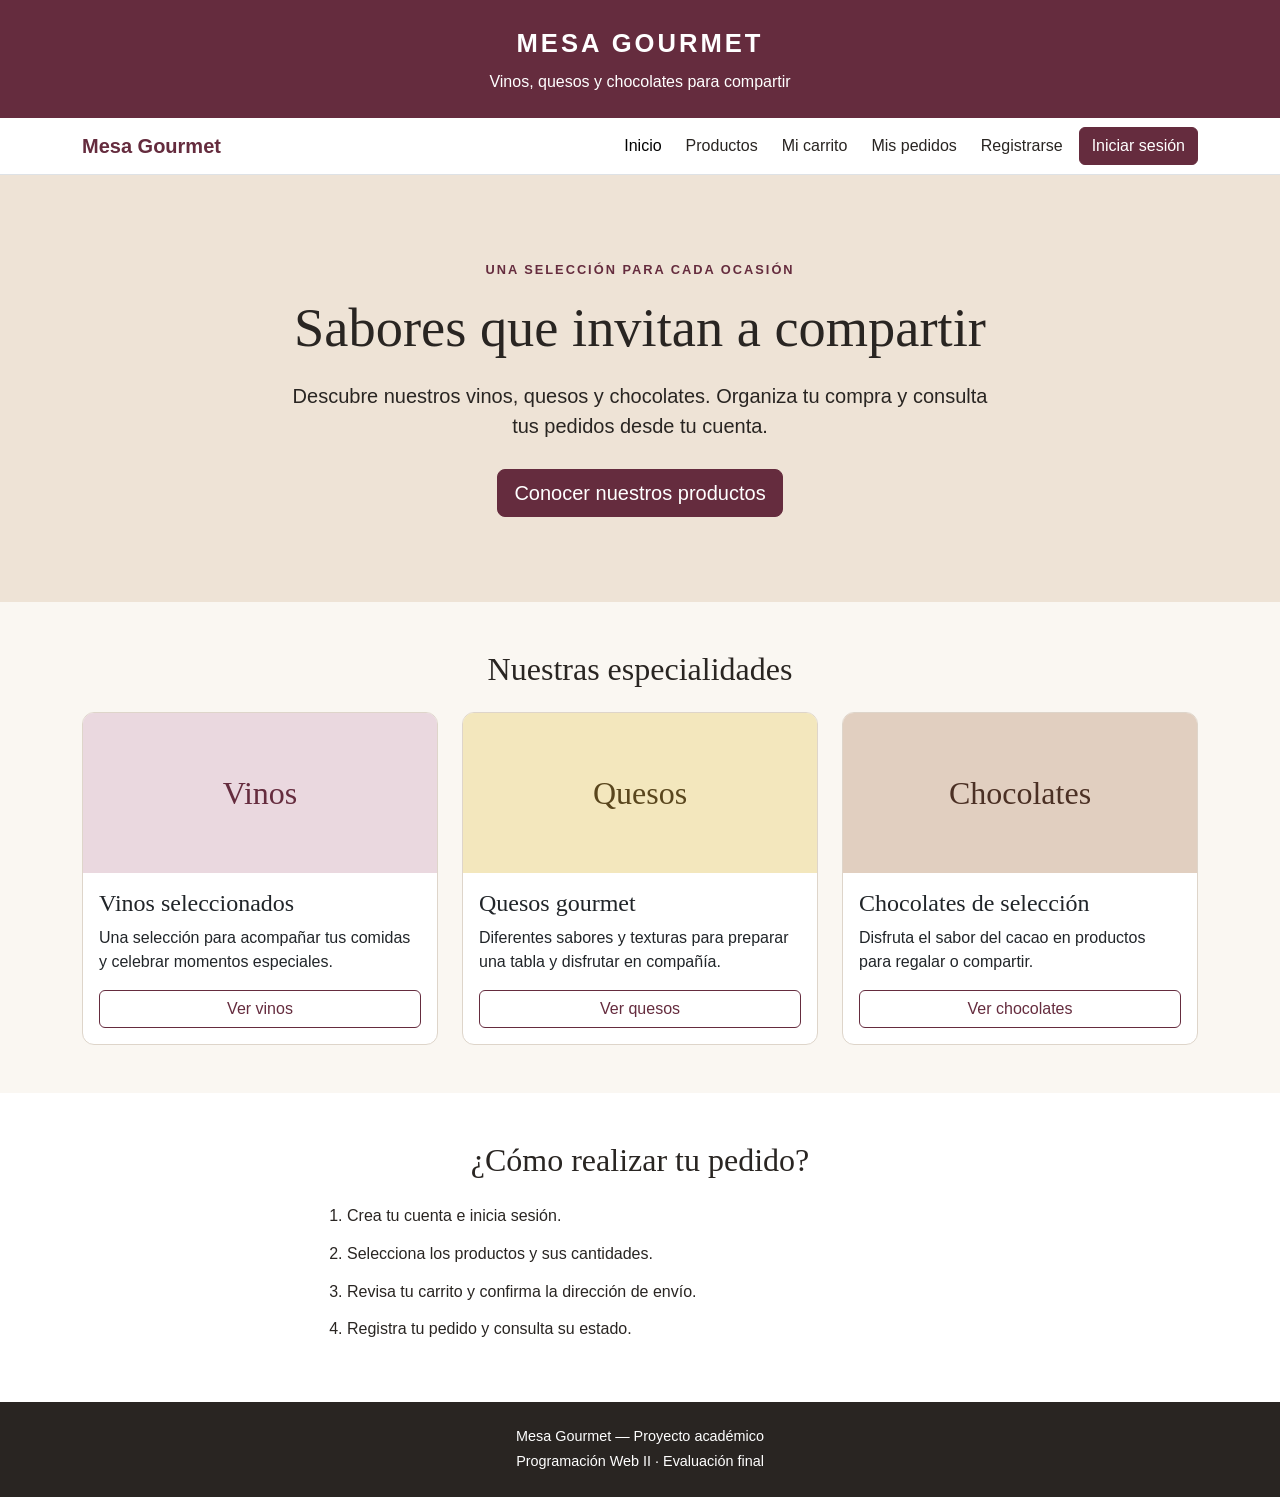
<file: index.html>
<!DOCTYPE html>
<html lang="es">
<head>
  <meta charset="UTF-8">
  <meta name="viewport" content="width=device-width, initial-scale=1.0">

  <title>Mesa Gourmet | Inicio</title>

  <link
    href="https://cdn.jsdelivr.net/npm/bootstrap@5.3.8/dist/css/bootstrap.min.css"
    rel="stylesheet"
    integrity="sha384-sRIl4kxILFvY47J16cr9ZwB07vP4J8+LH7qKQnuqkuIAvNWLzeN8tE5YBujZqJLB"
    crossorigin="anonymous">

  <link rel="stylesheet" href="estilos.css">
</head>

<body>
  <header class="encabezado text-center">
    <div class="container">
      <p class="marca">MESA GOURMET</p>
      <p class="mb-0">Vinos, quesos y chocolates para compartir</p>
    </div>
  </header>

  <nav class="navbar navbar-expand-lg bg-white border-bottom"
       aria-label="Navegación principal">
    <div class="container">
      <a class="navbar-brand" href="index.html">Mesa Gourmet</a>

      <button
        class="navbar-toggler"
        type="button"
        data-bs-toggle="collapse"
        data-bs-target="#menuPrincipal"
        aria-controls="menuPrincipal"
        aria-expanded="false"
        aria-label="Abrir menú de navegación">
        <span class="navbar-toggler-icon"></span>
      </button>

      <div class="collapse navbar-collapse" id="menuPrincipal">
        <ul class="navbar-nav ms-auto align-items-lg-center gap-lg-2">
          <li class="nav-item">
            <a class="nav-link active" aria-current="page"
               href="index.html">Inicio</a>
          </li>

          <li class="nav-item">
            <a class="nav-link" href="#productos">Productos</a>
          </li>

          <li class="nav-item">
            <a class="nav-link" href="carrito.php">Mi carrito</a>
          </li>

          <li class="nav-item">
            <a class="nav-link" href="pedidos.php">Mis pedidos</a>
          </li>

          <li class="nav-item">
            <a class="nav-link" href="registro.php">Registrarse</a>
          </li>

          <li class="nav-item">
            <a class="btn btn-gourmet" href="login.html">
              Iniciar sesión
            </a>
          </li>
        </ul>
      </div>
    </div>
  </nav>

  <main>
    <section class="presentacion">
      <div class="container text-center">
        <p class="subtitulo">UNA SELECCIÓN PARA CADA OCASIÓN</p>

        <h1>Sabores que invitan a compartir</h1>

        <p class="lead">
          Descubre nuestros vinos, quesos y chocolates.
          Organiza tu compra y consulta tus pedidos desde tu cuenta.
        </p>

        <a href="#productos" class="btn btn-gourmet btn-lg">
          Conocer nuestros productos
        </a>
      </div>
    </section>

    <section id="productos" class="container py-5"
             aria-labelledby="tituloProductos">
      <h2 id="tituloProductos" class="text-center mb-4">
        Nuestras especialidades
      </h2>

      <div class="row g-4">
        <article class="col-12 col-md-6 col-lg-4">
          <div class="card tarjeta-producto h-100">
            <div class="categoria-visual vinos" aria-hidden="true">
              Vinos
            </div>

            <div class="card-body d-flex flex-column">
              <h3 class="card-title h4">Vinos seleccionados</h3>
              <p class="card-text">
                Una selección para acompañar tus comidas
                y celebrar momentos especiales.
              </p>

              <a href="catalogo.php?categoria=Vinos"
                 class="btn btn-outline-gourmet mt-auto">
                Ver vinos
              </a>
            </div>
          </div>
        </article>

        <article class="col-12 col-md-6 col-lg-4">
          <div class="card tarjeta-producto h-100">
            <div class="categoria-visual quesos" aria-hidden="true">
              Quesos
            </div>

            <div class="card-body d-flex flex-column">
              <h3 class="card-title h4">Quesos gourmet</h3>
              <p class="card-text">
                Diferentes sabores y texturas para preparar
                una tabla y disfrutar en compañía.
              </p>

              <a href="catalogo.php?categoria=Quesos"
                 class="btn btn-outline-gourmet mt-auto">
                Ver quesos
              </a>
            </div>
          </div>
        </article>

        <article class="col-12 col-md-6 col-lg-4">
          <div class="card tarjeta-producto h-100">
            <div class="categoria-visual chocolates" aria-hidden="true">
              Chocolates
            </div>

            <div class="card-body d-flex flex-column">
              <h3 class="card-title h4">Chocolates de selección</h3>
              <p class="card-text">
                Disfruta el sabor del cacao en productos
                para regalar o compartir.
              </p>

              <a href="catalogo.php?categoria=Chocolates"
                 class="btn btn-outline-gourmet mt-auto">
                Ver chocolates
              </a>
            </div>
          </div>
        </article>
      </div>
    </section>

    <section class="como-comprar py-5"
             aria-labelledby="tituloCompra">
      <div class="container">
        <h2 id="tituloCompra" class="text-center mb-4">
          ¿Cómo realizar tu pedido?
        </h2>

        <ol class="pasos-compra">
          <li>Crea tu cuenta e inicia sesión.</li>
          <li>Selecciona los productos y sus cantidades.</li>
          <li>Revisa tu carrito y confirma la dirección de envío.</li>
          <li>Registra tu pedido y consulta su estado.</li>
        </ol>
      </div>
    </section>
  </main>

  <footer class="pie-pagina text-center">
    <div class="container">
      <p class="mb-1">Mesa Gourmet — Proyecto académico</p>
      <p class="mb-0">Programación Web II · Evaluación final</p>
    </div>
  </footer>

  <script
    src="https://cdn.jsdelivr.net/npm/bootstrap@5.3.8/dist/js/bootstrap.bundle.min.js"
    integrity="sha384-FKyoEForCGlyvwx9Hj09JcYn3nv7wiPVlz7YYwJrWVcXK/BmnVDxM+D2scQbITxI"
    crossorigin="anonymous">
  </script>
</body>
</html>
</file>
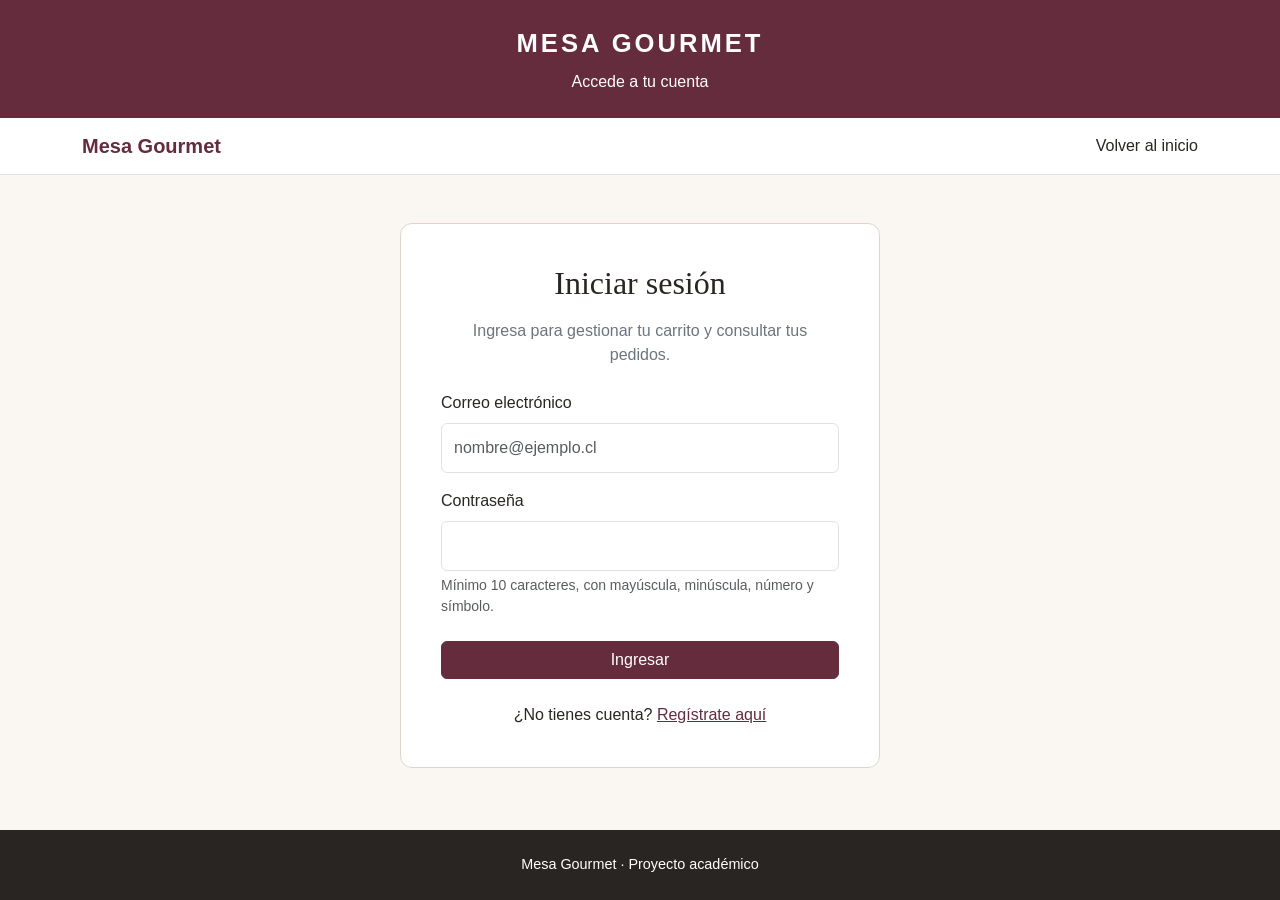
<file: login.html>
<!DOCTYPE html>
<html lang="es">
<head>
  <meta charset="UTF-8">

  <meta name="viewport"
        content="width=device-width, initial-scale=1.0">

  <title>Iniciar sesión | Mesa Gourmet</title>

  <link
    href="https://cdn.jsdelivr.net/npm/bootstrap@5.3.8/dist/css/bootstrap.min.css"
    rel="stylesheet"
    integrity="sha384-sRIl4kxILFvY47J16cr9ZwB07vP4J8+LH7qKQnuqkuIAvNWLzeN8tE5YBujZqJLB"
    crossorigin="anonymous">

  <link rel="stylesheet" href="estilos.css">

  <!-- Única referencia al archivo de validación -->
  <script src="validaciones.js" defer></script>
</head>

<body>
  <header class="encabezado text-center">
    <div class="container">
      <p class="marca">MESA GOURMET</p>
      <p class="mb-0">Accede a tu cuenta</p>
    </div>
  </header>

  <nav class="navbar bg-white border-bottom"
       aria-label="Navegación de acceso">
    <div class="container">
      <a class="navbar-brand" href="index.html">
        Mesa Gourmet
      </a>

      <a href="index.html" class="nav-link">
        Volver al inicio
      </a>
    </div>
  </nav>

  <main class="container py-5">
    <section class="panel-login"
             aria-labelledby="tituloLogin">

      <h1 id="tituloLogin" class="h2 text-center mb-3">
        Iniciar sesión
      </h1>

      <p class="text-center text-secondary mb-4">
        Ingresa para gestionar tu carrito y consultar tus pedidos.
      </p>

      <form
        id="formLogin"
        action="procesar_login.php"
        method="post"
        novalidate>

        <div class="mb-3">
          <label for="email" class="form-label">
            Correo electrónico
          </label>

          <input
            type="email"
            id="email"
            name="email"
            class="form-control"
            placeholder="nombre@ejemplo.cl"
            autocomplete="username"
            maxlength="190"
            aria-describedby="email-error"
            required>

          <div
            id="email-error"
            class="invalid-feedback"
            aria-live="polite">
          </div>
        </div>

        <div class="mb-4">
          <label for="contrasena" class="form-label">
            Contraseña
          </label>

          <input
            type="password"
            id="contrasena"
            name="contrasena"
            class="form-control"
            autocomplete="current-password"
            aria-describedby="ayudaContrasena contrasena-error"
            required>

          <div id="ayudaContrasena" class="form-text">
            Mínimo 10 caracteres, con mayúscula, minúscula,
            número y símbolo.
          </div>

          <div
            id="contrasena-error"
            class="invalid-feedback"
            aria-live="polite">
          </div>
        </div>

        <button type="submit" class="btn btn-gourmet w-100">
          Ingresar
        </button>

        <p id="estadoFormulario"
           class="mt-3 mb-0"
           role="status"
           aria-live="polite">
        </p>
      </form>

      <p class="text-center mt-4 mb-0">
        ¿No tienes cuenta?
        <a href="registro.php">Regístrate aquí</a>
      </p>
    </section>
  </main>

  <footer class="pie-pagina text-center">
    <p class="mb-0">
      Mesa Gourmet · Proyecto académico
    </p>
  </footer>
</body>
</html>
</file>
<file: estilos.css>
/* Colores principales */
:root {
  --vino: #652c3e;
  --vino-oscuro: #48202d;
  --crema: #faf7f2;
  --texto: #292522;
}

/* Estructura general */
body {
  margin: 0;
  min-height: 100vh;
  display: flex;
  flex-direction: column;
  background-color: var(--crema);
  color: var(--texto);
  font-family: Arial, Helvetica, sans-serif;
}

main {
  flex: 1;
}

h1,
h2,
h3 {
  font-family: Georgia, "Times New Roman", serif;
}

a {
  color: var(--vino);
}

/* Encabezado y navegación */
.encabezado {
  padding: 24px 0;
  background-color: var(--vino);
  color: white;
}

.marca {
  margin-bottom: 8px;
  font-size: 1.6rem;
  font-weight: bold;
  letter-spacing: 3px;
}

.navbar-brand {
  color: var(--vino);
  font-weight: bold;
}

.nav-link {
  color: var(--texto);
}

.nav-link:hover {
  color: var(--vino);
  text-decoration: underline;
}

/* Presentación de la tienda */
.presentacion {
  padding: 55px 16px;
  background-color: #eee3d6;
}

.presentacion h1 {
  font-size: 2.2rem;
  margin-bottom: 20px;
}

.presentacion .lead {
  max-width: 720px;
  margin: 0 auto 28px;
}

.subtitulo {
  color: var(--vino);
  font-weight: bold;
  font-size: 0.8rem;
  letter-spacing: 2px;
}

/* Botones Bootstrap personalizados */
.btn-gourmet {
  --bs-btn-color: #fff;
  --bs-btn-bg: var(--vino);
  --bs-btn-border-color: var(--vino);
  --bs-btn-hover-color: #fff;
  --bs-btn-hover-bg: var(--vino-oscuro);
  --bs-btn-hover-border-color: var(--vino-oscuro);
  --bs-btn-active-color: #fff;
  --bs-btn-active-bg: var(--vino-oscuro);
  --bs-btn-active-border-color: var(--vino-oscuro);
}

.btn-outline-gourmet {
  --bs-btn-color: var(--vino);
  --bs-btn-border-color: var(--vino);
  --bs-btn-hover-color: #fff;
  --bs-btn-hover-bg: var(--vino);
  --bs-btn-hover-border-color: var(--vino);
  --bs-btn-active-color: #fff;
  --bs-btn-active-bg: var(--vino-oscuro);
  --bs-btn-active-border-color: var(--vino-oscuro);
}

/* Tarjetas de categorías */
.tarjeta-producto {
  border: 1px solid #ded5ca;
  border-radius: 12px;
  overflow: hidden;
}

.categoria-visual {
  min-height: 160px;
  display: flex;
  align-items: center;
  justify-content: center;
  font-family: Georgia, serif;
  font-size: 2rem;
}

.vinos {
  background-color: #ead8df;
  color: #652c3e;
}

.quesos {
  background-color: #f3e7bd;
  color: #59461d;
}

.chocolates {
  background-color: #e1cfc0;
  color: #4b3024;
}

/* Instrucciones de compra */
.como-comprar {
  background-color: white;
}

.pasos-compra {
  max-width: 650px;
  margin: 0 auto;
}

.pasos-compra li {
  margin-bottom: 12px;
  line-height: 1.6;
}

/* Formulario */
.panel-login {
  max-width: 480px;
  margin: 0 auto;
  padding: 24px;
  background-color: white;
  border: 1px solid #ded5ca;
  border-radius: 12px;
}

.form-control {
  padding: 12px;
}

.form-control:focus {
  border-color: var(--vino);
  box-shadow: 0 0 0 0.2rem rgba(101, 44, 62, 0.15);
}

a:focus-visible,
button:focus-visible {
  outline: 3px solid var(--vino);
  outline-offset: 3px;
}

/* Pie de página */
.pie-pagina {
  padding: 24px 16px;
  background-color: #292522;
  color: white;
  font-size: 0.9rem;
}

/* Ajustes para tabletas y computadores */
@media (min-width: 768px) {
  .presentacion {
    padding: 85px 24px;
  }

  .presentacion h1 {
    font-size: 3.4rem;
  }

  .panel-login {
    padding: 40px;
  }
}
</file>
